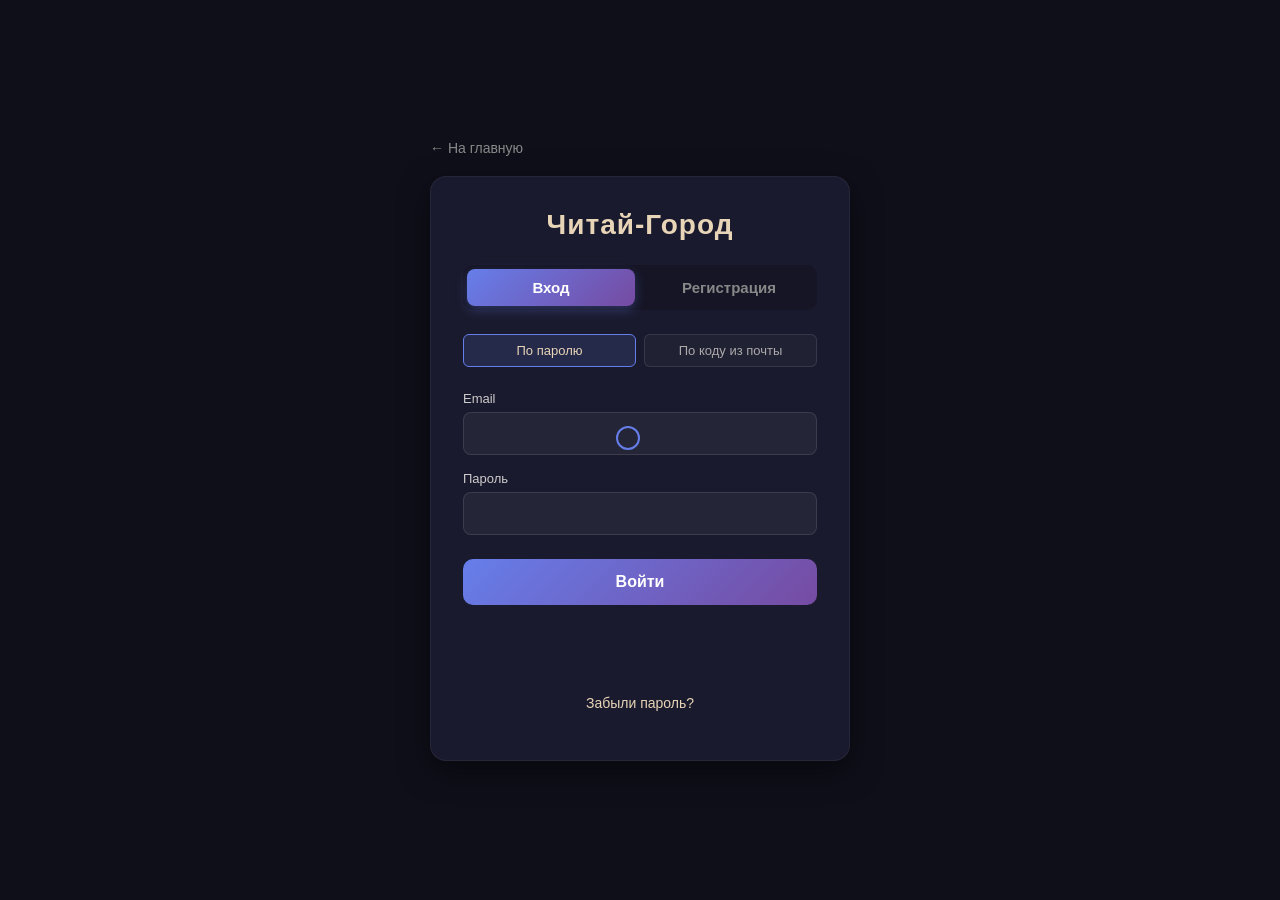
<file: login.html>
<!DOCTYPE html>
<html lang="ru">
<head>
    <meta charset="UTF-8">
    <meta name="viewport" content="width=device-width, initial-scale=1.0">
    <title>Вход — Читай-Город</title>
    <link rel="stylesheet" href="login.css">
</head>
<body>
    <div class="cursor" id="cursor"></div>
    <div class="auth-page">
        <a href="index.html" class="auth-back">← На главную</a>
        <div class="auth-card">
            <h1 class="auth-title">Читай-Город</h1>
            
            <div class="auth-tabs">
                <button class="auth-tab active" data-tab="login">Вход</button>
                <button class="auth-tab" data-tab="register">Регистрация</button>
            </div>

            <!-- ФОРМА ВХОДА -->
            <form class="auth-form" id="loginForm">
                <div class="method-tabs">
                    <button type="button" class="method-tab active" data-method="password">По паролю</button>
                    <button type="button" class="method-tab" data-method="email">По коду из почты</button>
                </div>

                <div class="auth-group">
                    <label>Email</label>
                    <input type="email" id="loginEmail" required>
                </div>
                
                <div class="auth-group" id="passwordGroup">
                    <label>Пароль</label>
                    <input type="password" id="loginPassword">
                </div>

                <div class="auth-group" id="loginCodeGroup" style="display:none;">
                    <label>Код из письма</label>
                    <div style="display: flex; gap: 10px;">
                        <input type="text" id="loginCodeInput" maxlength="6" placeholder="6 цифр" style="flex: 1;">
                        <button type="button" id="sendLoginCodeBtn" class="btn-small">Отправить</button>
                    </div>
                </div>

                <div class="auth-group" id="totpGroup" style="display:none;">
                    <label>Код Google Authenticator</label>
                    <input type="text" id="totpCodeInput" maxlength="6" placeholder="6 цифр">
                </div>

                <button type="submit" class="auth-submit" id="loginSubmitBtn">Войти</button>
                <p class="auth-error" id="loginError"></p>
                <p style="text-align:center; margin-top:15px;">
                    <a href="#" id="forgotPasswordLink" style="color:#e8d5b7; font-size:14px; text-decoration:none;">Забыли пароль?</a>
                </p>
            </form>

                        <!-- ФОРМА РЕГИСТРАЦИИ -->
            <form class="auth-form" id="registerForm" style="display:none;">
                
                <!-- ШАГ 1: Основные данные и Капча -->
                <div id="regStep1">
                    <div class="auth-group">
                        <label>Ваше имя</label>
                        <input type="text" id="regName" required placeholder="Иван Иванов">
                    </div>
                    <div class="auth-group">
                        <label>Email</label>
                        <div style="display: flex; gap: 10px;">
                            <input type="email" id="regEmail" required placeholder="example@mail.ru" style="flex: 1;">
                            <button type="button" id="sendRegCodeBtn" class="btn-small">Получить код</button>
                        </div>
                    </div>

                    <!-- Красивая капча -->
                    <div class="auth-group captcha-group">
                        <label>Проверка безопасности 🛡️</label>
                        <div class="captcha-box">
                            <span id="captchaQuestion" class="captcha-question"></span>
                            <input type="text" id="captchaInput" placeholder="Ответ" required maxlength="2">
                            <button type="button" id="refreshCaptcha" class="btn-icon" title="Обновить">🔄</button>
                        </div>
                    </div>

                    <div class="auth-group">
                        <label>Придумайте пароль</label>
                        <input type="password" id="regPassword" required minlength="6" placeholder="Минимум 6 символов">
                    </div>
                </div>

                <!-- ШАГ 2: Отдельная красивая плашка для кода (скрыта по умолчанию) -->
                <div id="regStep2" class="code-verification-panel" style="display:none;">
                    <div class="panel-header">
                        <span class="icon">✉️</span>
                        <h3>Проверьте вашу почту</h3>
                    </div>
                    <p class="panel-desc">Мы отправили 6-значный код на <b id="regEmailDisplay"></b>. Введите его ниже:</p>
                    
                    <div class="auth-group code-input-group">
                        <input type="text" id="verifyCode" maxlength="6" placeholder="0 0 0 0 0 0" class="code-input">
                    </div>
                    
                    <p class="resend-link">Не пришло? <a href="#" id="resendCodeLink">Отправить код повторно</a></p>
                </div>

                <button type="submit" class="auth-submit" id="registerSubmit">Зарегистрироваться</button>
                <p class="auth-error" id="registerError"></p>
                <p class="auth-success" id="registerSuccess"></p>
            </form>
        </div>
    </div>
    <script src="login.js"></script>
</body>
</html>
</file>
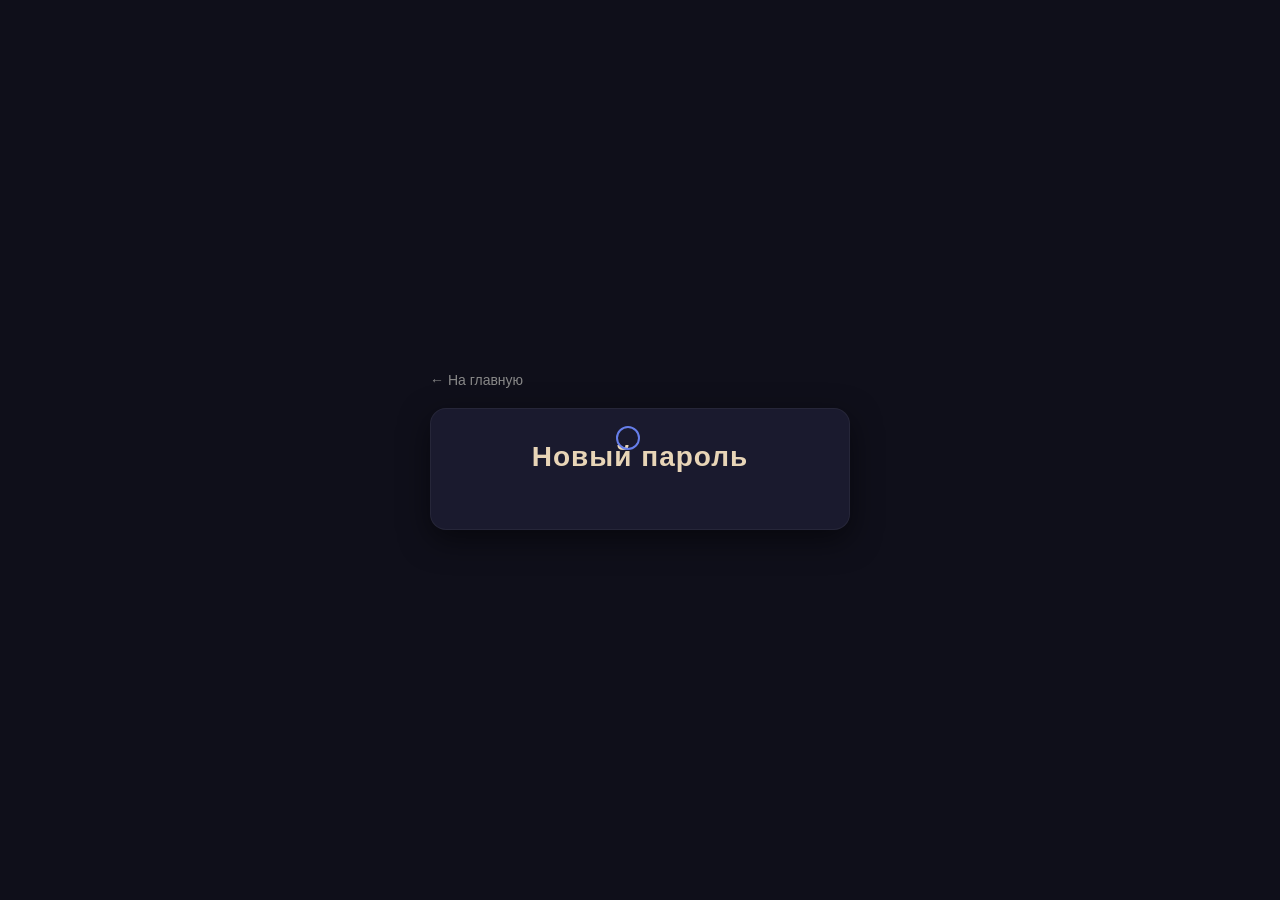
<file: reset-password.html>
<!DOCTYPE html>
<html lang="ru">
<head>
    <meta charset="UTF-8">
    <meta name="viewport" content="width=device-width, initial-scale=1.0">
    <title>Сброс пароля — Читай-Город</title>
    <link rel="stylesheet" href="login.css">
</head>
<body>
    <div class="cursor" id="cursor"></div>
    <div class="auth-page">
        <a href="index.html" class="auth-back">← На главную</a>
        <div class="auth-card">
            <h1 class="auth-title">Новый пароль</h1>
            <form class="auth-form" id="resetForm">
                <div class="auth-group">
                    <label>Новый пароль</label>
                    <input type="password" id="newPassword" required minlength="6">
                </div>
                <div class="auth-group">
                    <label>Повторите пароль</label>
                    <input type="password" id="confirmPassword" required minlength="6">
                </div>
                <button type="submit" class="auth-submit">Сохранить</button>
                <p class="auth-error" id="resetError"></p>
            </form>
        </div>
    </div>
    <script src="reset-password.js"></script>
</body>
</html>
</file>
<file: login.css>
/* ===== ОСНОВНЫЕ СТИЛИ СТРАНИЦЫ ===== */
body {
    margin: 0;
    padding: 0;
    font-family: 'Segoe UI', Tahoma, Geneva, Verdana, sans-serif;
    background-color: #0f0f1a;
    color: #ffffff;
    display: flex;
    justify-content: center;
    align-items: center;
    min-height: 100vh;
}

.cursor {
    width: 20px;
    height: 20px;
    border: 2px solid #667eea;
    border-radius: 50%;
    position: fixed;
    pointer-events: none;
    z-index: 9999;
    transition: transform 0.1s, background-color 0.2s;
    transform: translate(-50%, -50%);
}

.cursor.hover {
    transform: translate(-50%, -50%) scale(1.5);
    background-color: rgba(102, 126, 234, 0.2);
    border-color: #764ba2;
}

.auth-page {
    width: 100%;
    max-width: 420px;
    padding: 20px;
}

.auth-back {
    display: inline-block;
    color: #888;
    text-decoration: none;
    margin-bottom: 20px;
    font-size: 14px;
    transition: color 0.2s;
}

.auth-back:hover {
    color: #e8d5b7;
}

.auth-card {
    background-color: #1a1a2e;
    border-radius: 16px;
    padding: 32px;
    box-shadow: 0 10px 30px rgba(0, 0, 0, 0.5);
    border: 1px solid rgba(255, 255, 255, 0.05);
}

.auth-title {
    text-align: center;
    color: #e8d5b7;
    margin: 0 0 24px 0;
    font-size: 28px;
    letter-spacing: 1px;
}

/* ===== ТАБЫ ===== */
.auth-tabs {
    display: flex;
    gap: 10px;
    margin-bottom: 24px;
    background: rgba(0, 0, 0, 0.2);
    padding: 4px;
    border-radius: 10px;
}

.auth-tab {
    flex: 1;
    background: transparent;
    border: none;
    color: #888;
    padding: 10px;
    border-radius: 8px;
    cursor: pointer;
    font-size: 15px;
    font-weight: 600;
    transition: all 0.3s;
}

.auth-tab.active {
    background: linear-gradient(135deg, #667eea 0%, #764ba2 100%);
    color: #ffffff;
    box-shadow: 0 4px 12px rgba(102, 126, 234, 0.3);
}

/* ===== ФОРМЫ ===== */
.auth-form {
    display: flex;
    flex-direction: column;
    gap: 16px;
}

.auth-group {
    display: flex;
    flex-direction: column;
    gap: 6px;
}

.auth-group label {
    font-size: 13px;
    color: #cccccc;
    font-weight: 500;
}

.auth-group input {
    background: rgba(255, 255, 255, 0.05);
    border: 1px solid rgba(255, 255, 255, 0.1);
    border-radius: 8px;
    padding: 12px 16px;
    color: #ffffff;
    font-size: 15px;
    transition: border-color 0.2s, background 0.2s;
}

.auth-group input:focus {
    outline: none;
    border-color: #667eea;
    background: rgba(255, 255, 255, 0.08);
}

.auth-group input::placeholder {
    color: #666;
}

/* ===== МЕТОДЫ ВХОДА ===== */
.method-tabs {
    display: flex;
    gap: 8px;
    margin-bottom: 8px;
}

.method-tab {
    flex: 1;
    background: rgba(255, 255, 255, 0.03);
    border: 1px solid rgba(255, 255, 255, 0.1);
    color: #aaa;
    padding: 8px;
    border-radius: 6px;
    cursor: pointer;
    font-size: 13px;
    transition: all 0.2s;
}

.method-tab.active {
    background: rgba(102, 126, 234, 0.15);
    border-color: #667eea;
    color: #e8d5b7;
}

.btn-small {
    background: #667eea;
    color: white;
    border: none;
    border-radius: 8px;
    padding: 0 16px;
    font-size: 13px;
    font-weight: 600;
    cursor: pointer;
    transition: background 0.2s;
    white-space: nowrap;
}

.btn-small:hover {
    background: #5a6fd6;
}

.btn-small:disabled {
    background: #444;
    color: #888;
    cursor: not-allowed;
}

/* ===== КНОПКА ОТПРАВКИ ===== */
.auth-submit {
    background: linear-gradient(135deg, #667eea 0%, #764ba2 100%);
    color: white;
    border: none;
    border-radius: 10px;
    padding: 14px;
    font-size: 16px;
    font-weight: 600;
    cursor: pointer;
    margin-top: 8px;
    transition: transform 0.2s, box-shadow 0.2s;
}

.auth-submit:hover {
    transform: translateY(-2px);
    box-shadow: 0 6px 20px rgba(102, 126, 234, 0.4);
}

.auth-submit:active {
    transform: translateY(0);
}

/* ===== СООБЩЕНИЯ ОБ ОШИБКАХ И УСПЕХЕ ===== */
.auth-error, .auth-success {
    text-align: center;
    font-size: 14px;
    min-height: 20px;
    margin-top: 8px;
}

.error-text {
    color: #ff4757;
}

.auth-success {
    color: #4caf50;
}

/* ===== КАПЧА ===== */
.captcha-box {
    display: flex;
    align-items: center;
    gap: 12px;
    background: rgba(102, 126, 234, 0.08);
    padding: 12px 16px;
    border-radius: 10px;
    border: 1px solid rgba(102, 126, 234, 0.2);
}

.captcha-question {
    font-weight: bold;
    color: #e8d5b7;
    font-size: 16px;
    min-width: 100px;
}

.captcha-box input {
    flex: 1;
    background: rgba(255, 255, 255, 0.05);
    border: 1px solid rgba(255, 255, 255, 0.1);
    color: white;
    padding: 8px;
    border-radius: 6px;
    text-align: center;
    font-size: 16px;
}

.btn-icon {
    background: none;
    border: none;
    font-size: 20px;
    cursor: pointer;
    transition: transform 0.3s;
    padding: 0;
}

.btn-icon:hover {
    transform: rotate(180deg);
}

.shake {
    animation: shake 0.4s cubic-bezier(.36,.07,.19,.97) both;
    border-color: #ff4757 !important;
}

@keyframes shake {
    10%, 90% { transform: translate3d(-1px, 0, 0); }
    20%, 80% { transform: translate3d(2px, 0, 0); }
    30%, 50%, 70% { transform: translate3d(-4px, 0, 0); }
    40%, 60% { transform: translate3d(4px, 0, 0); }
}

/* ===== ПЛАШКА ПРОВЕРКИ КОДА (ШАГ 2) ===== */
.code-verification-panel {
    background: rgba(102, 126, 234, 0.1);
    border: 1px solid rgba(102, 126, 234, 0.3);
    border-radius: 16px;
    padding: 24px;
    margin: 20px 0;
    text-align: center;
    animation: slideDown 0.4s ease-out;
}

@keyframes slideDown {
    from { opacity: 0; transform: translateY(-10px); }
    to { opacity: 1; transform: translateY(0); }
}

.panel-header {
    display: flex;
    align-items: center;
    justify-content: center;
    gap: 10px;
    margin-bottom: 12px;
}

.panel-header .icon {
    font-size: 28px;
}

.panel-header h3 {
    margin: 0;
    color: #e8d5b7;
    font-size: 18px;
}

.panel-desc {
    color: #cccccc;
    font-size: 14px;
    margin-bottom: 20px;
    line-height: 1.5;
}

.panel-desc b {
    color: #667eea;
}

.code-input-group {
    margin-bottom: 16px;
}

.code-input {
    font-size: 28px !important;
    letter-spacing: 8px;
    text-align: center;
    font-weight: bold;
    background: rgba(0, 0, 0, 0.3);
    border: 2px dashed #667eea;
    color: #ffffff;
    padding: 12px !important;
    border-radius: 12px;
    width: 80%;
    margin: 0 auto;
    display: block;
}

.code-input:focus {
    outline: none;
    border-color: #764ba2;
    background: rgba(0, 0, 0, 0.5);
}

.resend-link {
    margin-top: 16px;
    font-size: 13px;
    color: #888;
}

.resend-link a {
    color: #667eea;
    text-decoration: none;
    font-weight: bold;
}

.resend-link a:hover {
    text-decoration: underline;
}

/* ===== ПРЕДУПРЕЖДЕНИЕ О СУЩЕСТВУЮЩЕМ АККАУНТЕ ===== */
.exists-warning {
    background: rgba(255, 152, 0, 0.15);
    border: 1px solid rgba(255, 152, 0, 0.4);
    border-radius: 10px;
    padding: 16px;
    display: flex;
    flex-direction: column;
    align-items: center;
    gap: 10px;
    text-align: center;
}

.exists-warning span {
    font-size: 32px;
}

.exists-warning p {
    margin: 0;
    color: #ffcc80;
    font-size: 14px;
    line-height: 1.4;
}

.btn-switch-login {
    background: #ff9800;
    color: #0f0f1a;
    border: none;
    padding: 8px 20px;
    border-radius: 8px;
    font-weight: bold;
    cursor: pointer;
    transition: background 0.2s;
    margin-top: 4px;
}

.btn-switch-login:hover {
    background: #ffb74d;
}
</file>
